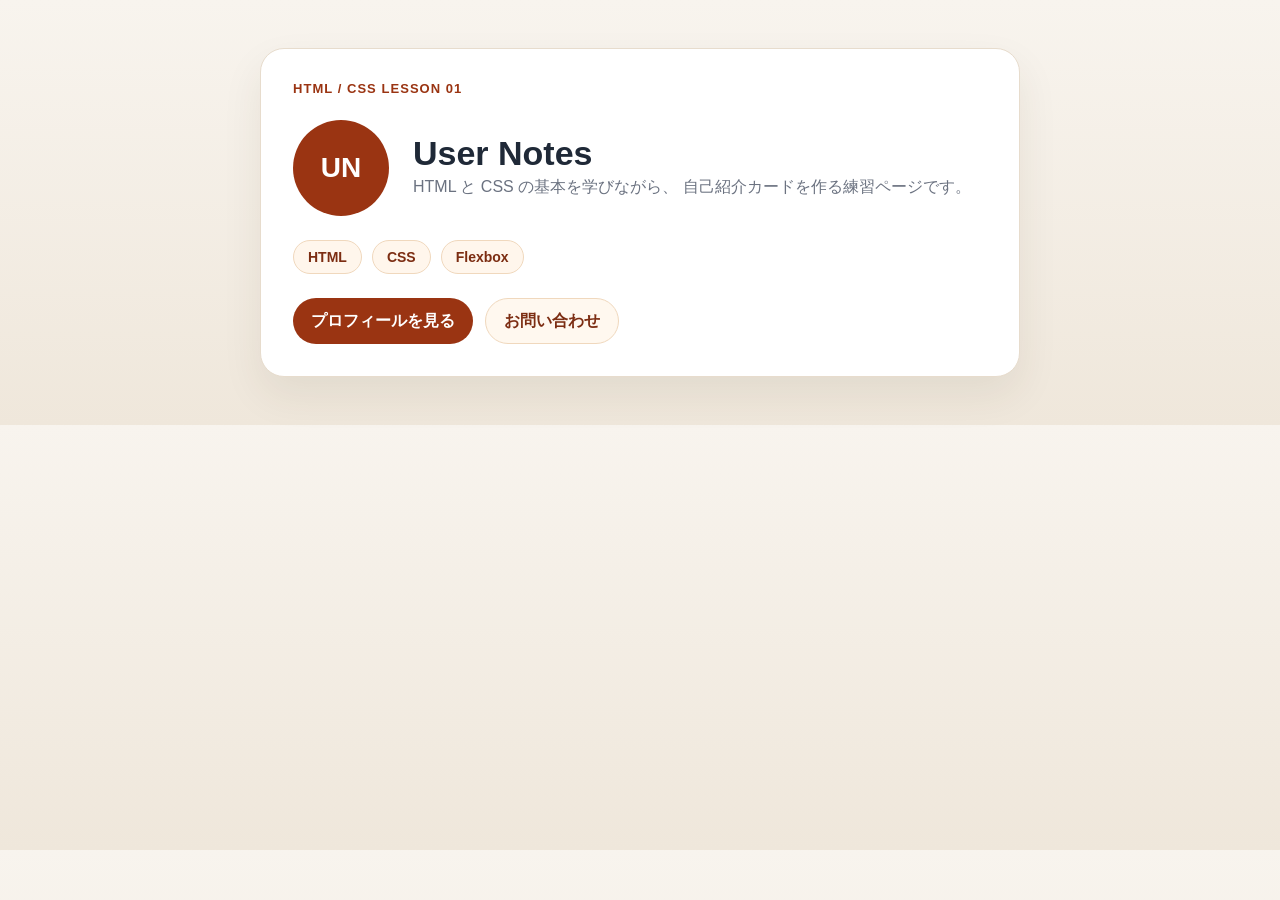
<file: html-css/lesson01/index.html>
<!DOCTYPE html>
<html lang="ja">
<head>
    <meta charset="UTF-8">
    <meta name="viewport" content="width=device-width, initial-scale=1">
    <title>自己紹介カード</title>
    <link rel="stylesheet" href="style.css">
</head>
<body>
    <main class="page-shell">
        <section class="card stack-lg">
            <p class="eyebrow">HTML / CSS LESSON 01</p>

            <div class="profile-row">
                <div class="avatar">UN</div>

                <div class="stack-sm">
                    <h1 class="page-title">User Notes</h1>
                    <p class="page-text">
                        HTML と CSS の基本を学びながら、
                        自己紹介カードを作る練習ページです。
                    </p>
                </div>
            </div>

            <div class="chip-row">
                <span class="chip">HTML</span>
                <span class="chip">CSS</span>
                <span class="chip">Flexbox</span>
            </div>

            <div class="button-row">
                <a class="button-link" href="#">プロフィールを見る</a>
                <a class="button-link secondary-button" href="#">お問い合わせ</a>
            </div>
        </section>
    </main>
</body>
</html>
</file>
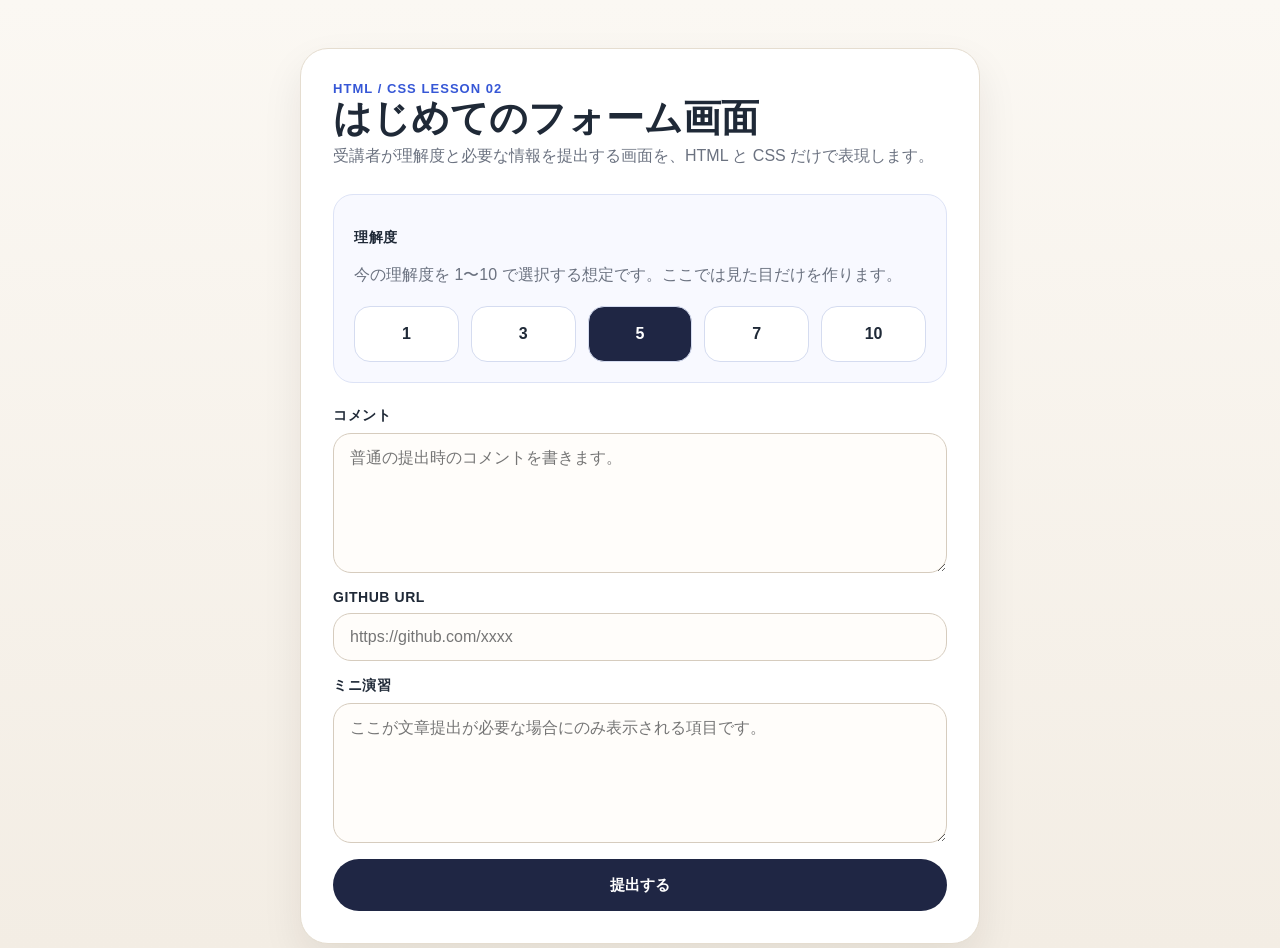
<file: html-css/lesson02/index.html>
<!DOCTYPE html>
<html lang="ja">
<head>
    <meta charset="UTF-8">
    <meta name="viewport" content="width=device-width, initial-scale=1">
    <title>提出フォーム風ページ</title>
    <link rel="stylesheet" href="style.css">
</head>
<body class="app-body">
    <main class="page-shell narrow-shell">
        <section class="card stack-lg">
            <div class="stack-sm">
                <p class="eyebrow">HTML / CSS LESSON 02</p>
                <h1 class="page-title">はじめてのフォーム画面</h1>
                <p class="page-text">受講者が理解度と必要な情報を提出する画面を、HTML と CSS だけで表現します。</p>
            </div>

            <section class="score-card stack-md">
                <div class="stack-sm">
                    <p class="field-label">理解度</p>
                    <p class="page-text">今の理解度を 1〜10 で選択する想定です。ここでは見た目だけを作ります。</p>
                </div>

                <div class="level-grid">
                    <div class="level-box">1</div>
                    <div class="level-box">3</div>
                    <div class="level-box is-active">5</div>
                    <div class="level-box">7</div>
                    <div class="level-box">10</div>
                </div>
            </section>

            <form class="stack-md">
                <div class="field">
                    <label class="field-label" for="comment">コメント</label>
                    <textarea class="field-input field-textarea" id="comment" placeholder="普通の提出時のコメントを書きます。"></textarea>
                </div>

                <div class="field">
                    <label class="field-label" for="github_url">GITHUB URL</label>
                    <input class="field-input" id="github_url" type="url" placeholder="https://github.com/xxxx">
                </div>

                <div class="field">
                    <label class="field-label" for="mini_work">ミニ演習</label>
                    <textarea class="field-input field-textarea" id="mini_work" placeholder="ここが文章提出が必要な場合にのみ表示される項目です。"></textarea>
                </div>

                <button class="primary-button" type="button">提出する</button>
            </form>
        </section>
    </main>
</body>
</html>
</file>
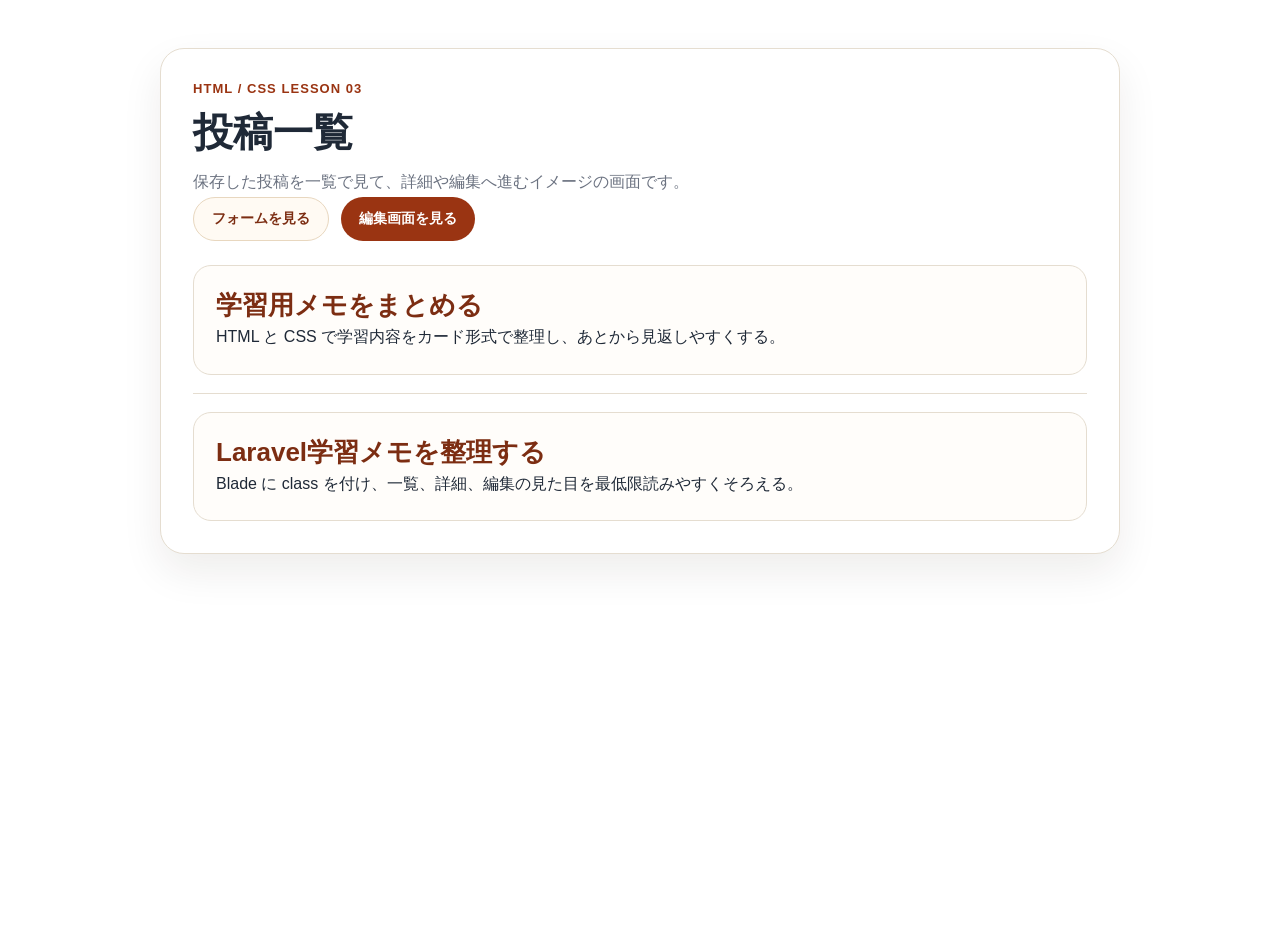
<file: html-css/lesson03/index.html>
<!DOCTYPE html>
<html lang="ja">
<head>
    <meta charset="UTF-8">
    <meta name="viewport" content="width=device-width, initial-scale=1">
    <title>投稿一覧</title>
    <link rel="stylesheet" href="style.css">
</head>
<body class="app-body">
    <main class="page-shell">
        <section class="card stack-lg">
            <div class="heading low">
                <div class="stack-sm">
                    <p class="eyebrow">HTML / CSS LESSON 03</p>
                    <h1 class="page-title">投稿一覧</h1>
                    <p class="page-text">保存した投稿を一覧で見て、詳細や編集へ進むイメージの画面です。</p>
                </div>


            <div class="actions">
                <a class="button-link secondary-button" href="../lesson02/index.html">フォームを見る</a>
                <a class="button-link" href="edit.html">編集画面を見る</a>
                </div>
            </div>

            <div class="post-list">
                <article class="post-card stack-sm">
                    <h2 class="post-title">
                        <a class="post-link" href="show.html">学習用メモをまとめる</a>
                    </h2>
                    <p class="post-body">HTML と CSS で学習内容をカード形式で整理し、あとから見返しやすくする。</p>
                </article>
                <hr class="divider">

                <article class="post-card stack-sm">
                    <h2 class="post-title">
                        <a class="post-link" href="show.html">Laravel学習メモを整理する</a>
                    </h2>
                    <p class="post-body">Blade に class を付け、一覧、詳細、編集の見た目を最低限読みやすくそろえる。</p>
                </article>
            </div>
        </section>
    </main>
</body>
</html>
</file>
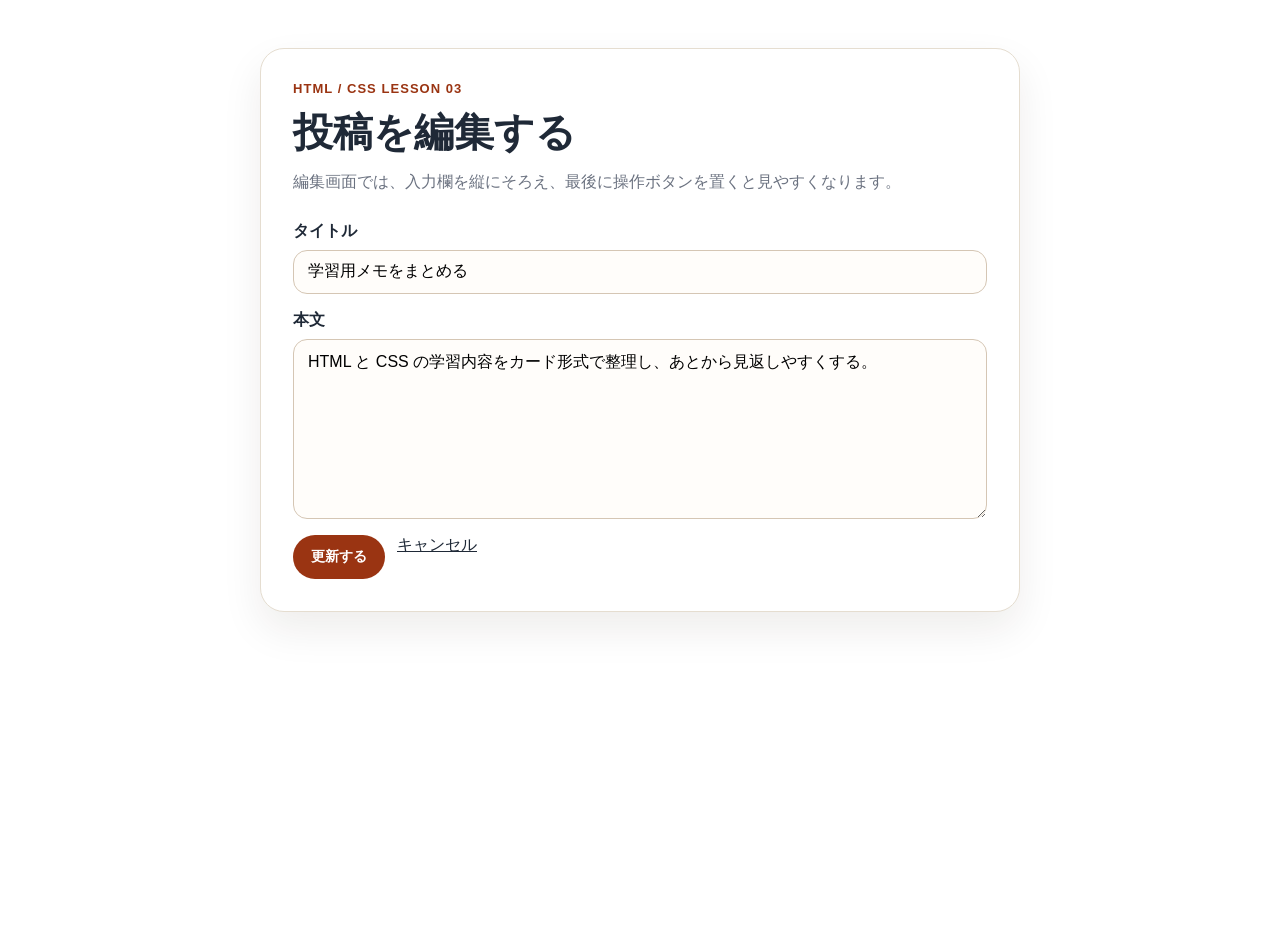
<file: html-css/lesson03/edit.html>
<!DOCTYPE html>
<html lang="ja">
<head>
    <meta charset="UTF-8">
    <meta name="viewport" content="width=device-width, initial-scale=1">
    <title>投稿を編集する</title>
    <link rel="stylesheet" href="style.css">
</head>
<body class="app-body">
    <main class="page-shell narrow-shell">
        <section class="card stack-lg">
            <div class="stack-sm">
                <p class="eyebrow">HTML / CSS LESSON 03</p>
                <h1 class="page-title">投稿を編集する</h1>
                <p class="page-text">編集画面では、入力欄を縦にそろえ、最後に操作ボタンを置くと見やすくなります。</p>
            </div>

            <form class="stack-md">
                <div class="field">
                    <label class="field-label" for="title">タイトル</label>
                    <input class="field-input" id="title" type="text" value="学習用メモをまとめる">
                </div>

                <div class="field">
                    <label class="field-label" for="body">本文</label>
                    <textarea class="field-input field-textarea" id="body">HTML と CSS の学習内容をカード形式で整理し、あとから見返しやすくする。</textarea>
                </div>

                <div class="actions">
                    <button class="primary-button" type="button">更新する</button>
                    <a class="button-work" secondary-button href="show.html">キャンセル</a>
                </div>
            </form>
        </section>
    </main>
</body>
</html>
</file>
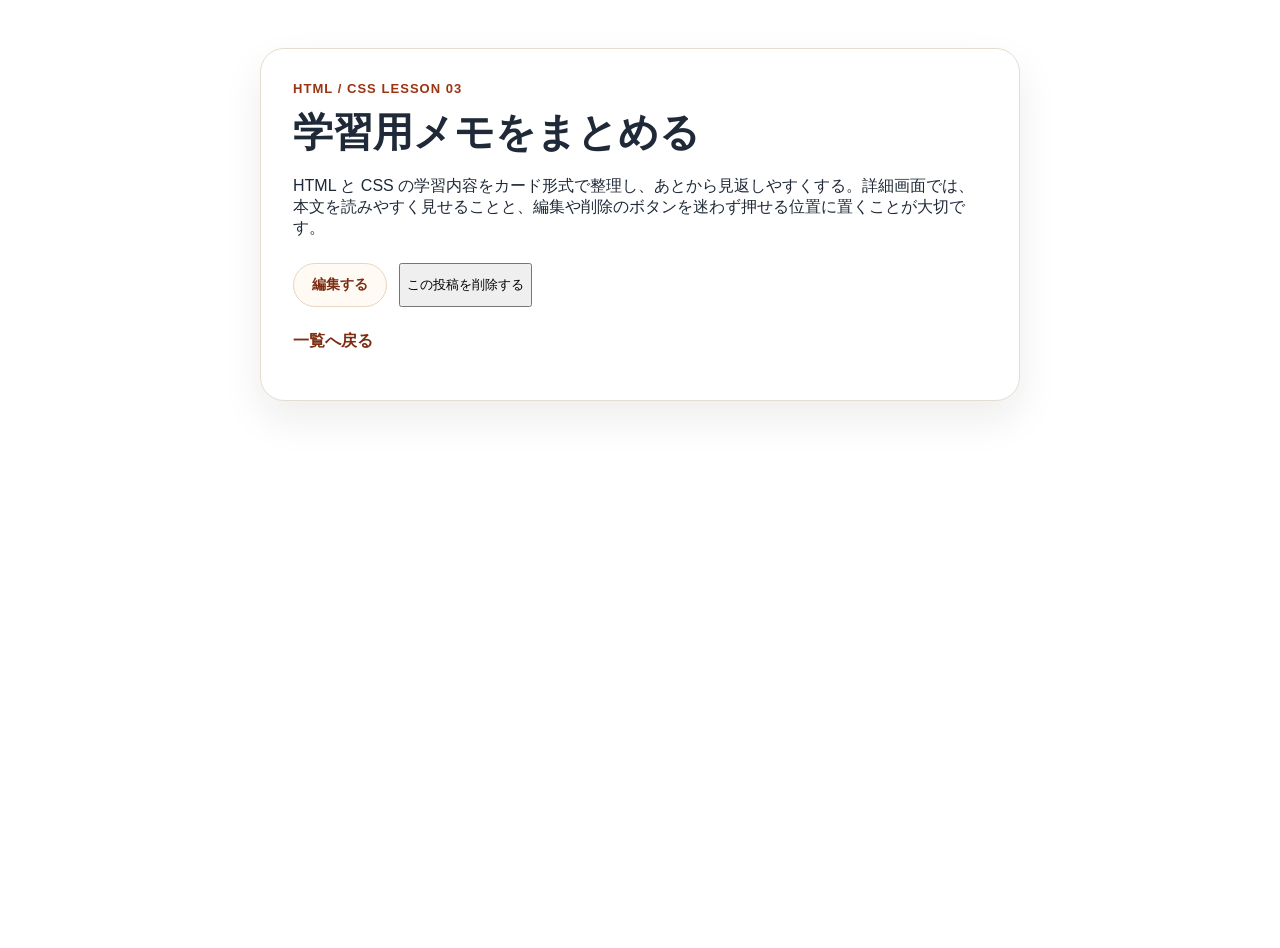
<file: html-css/lesson03/show.html>
<!DOCTYPE html>
<html lang="ja">
<head>
    <meta charset="UTF-8">
    <meta name="viewport" content="width=device-width, initial-scale=1">
    <title>投稿詳細</title>
    <link rel="stylesheet" href="style.css">
</head>
<body class="app-body">
    <main class="page-shell narrow-shell">      
        <section class="card stack-lg">
            <div class="stack-sm">
                <p class="eyebrow">HTML / CSS LESSON 03</p>
                <h1 class="page-title">学習用メモをまとめる</h1>
                <p class="page-body">HTML と CSS の学習内容をカード形式で整理し、あとから見返しやすくする。詳細画面では、本文を読みやすく見せることと、編集や削除のボタンを迷わず押せる位置に置くことが大切です。</p>
            </div>

            <div class="actions">
                <a class="button-link secondary-button" href="edit.html">編集する</a>
                <button class="dangerous-button" type="button">この投稿を削除する</button>
            </div>

            <p><a class="text-link" href="index.html">一覧へ戻る</a></p>
        </section>
    </main>
</body>
</html>
</file>
<file: html-css/lesson01/style.css>
body {
    margin: 0;
    font-family:
        "Hiragino Sans",
        "Yu Gothic",
        sans-serif;
    background:
        linear-gradient(
            180deg,
            #f8f4ee 0%,
            #efe7db 100%
        );
    color: #1f2937;
}

.page-shell {
    width:
        min(
            760px,
            calc(100% - 32px)
        );
    margin: 48px auto;
}

.card {
    background: #ffffff;
    border: 1px solid #e7dccd;
    border-radius: 24px;
    box-shadow: 0 18px 40px rgba(61, 47, 31, 0.08);
    padding: 32px;
}

.stack-sm > * + * {
    margin-top: 8px;
}

.stack-lg > * + * {
    margin-top: 24px;
}

.eyebrow {
    margin: 0;
    color: #9a3412;
    font-size: 13px;
    font-weight: 700;
    letter-spacing: 0.08em;
}

.profile-row {
    display: flex;
    gap: 24px;
    align-items: center;
}

.avatar {
    width: 96px;
    height: 96px;
    border-radius: 999px;
    display: flex;
    align-items: center;
    justify-content: center;
    background: #9a3412;
    color: #ffffff;
    font-size: 28px;
    font-weight: 700;
    flex-shrink: 0;
}

.page-title {
    margin: 0;
    font-size: 34px;
    line-height: 1.15;
}

.page-text {
    margin: 0;
    color: #6b7280;
    line-height: 1.8;
}

.chip-row {
    display: flex;
    flex-wrap: wrap;
    gap: 10px;
}

.chip {
    padding: 8px 14px;
    border-radius: 999px;
    background: #fff6ec;
    border: 1px solid #f0d8bd;
    color: #7c2d12;
    font-size: 14px;
    font-weight: 700;
}

.button-row {
    display: flex;
    flex-wrap: wrap;
    gap: 12px;
}

.button-link {
    display: inline-flex;
    align-items: center;
    justify-content: center;
    min-height: 44px;
    padding: 0 18px;
    border-radius: 999px;
    background: #9a3412;
    color: #ffffff;
    text-decoration: none;
    font-weight: 700;
}

.secondary-button {
    background: #fff8ef;
    border: 1px solid #f0d8bd;
    color: #7c2d12;
}

@media (max-width: 640px) {
    .page-shell {
        width:
            min(
                100% - 24px,
                100%
            );
        margin: 24px auto;
    }

    .card {
        padding: 22px 18px;
    }

    .profile-row {
        flex-direction: column;
        align-items: flex-start;
    }

    .button-link {
        width: 100%;
    }
}
</file>
<file: html-css/lesson02/style.css>
:root {
    --bg: #f5f1ea;
    --surface: #ffffff;
    --surface-soft: #fffaf3;
    --text: #1f2937;
    --muted: #6b7280;
    --line: #e5ddd0;
    --primary: #1f2644;
    --primary-soft: #3657d6;
    --shadow: 0 18px 40px rgba(42, 31, 18, 0.08);
}

* {
    box-sizing: border-box;
}

body {
    margin: 0;
    font-family: "Hiragino Sans", "Yu Gothic", sans-serif;
    background: linear-gradient(180deg, #fbf8f3 0%, #f3ede4 100%);
    color: var(--text);
}

.app-body {
    min-height: 100vh;
}

.page-shell {
    width: min(760px, calc(100% - 32px));
    margin: 48px auto;
}

.narrow-shell {
    width: min(680px, calc(100% - 32px));
}

.card {
    background: var(--surface);
    border: 1px solid var(--line);
    border-radius: 28px;
    box-shadow: var(--shadow);
    padding: 32px;
}

.stack-sm > * + * {
    margin-top: 8px;
}

.stack-md > * + * {
    margin-top: 16px;
}

.stack-lg > * + * {
    margin-top: 24px;
}

.eyebrow {
    margin: 0;
    color: var(--primary-soft);
    font-size: 13px;
    font-weight: 700;
    letter-spacing: 0.08em;
    text-transform: uppercase;
}

.page-title {
    margin: 0;
    font-size: clamp(30px, 4vw, 38px);
    line-height: 1.2;
}

.page-text {
    margin: 0;
    color: var(--muted);
    line-height: 1.8;
}

.score-card {
    padding: 20px;
    border-radius: 20px;
    border: 1px solid #dde3f6;
    background: #f8f9ff;
}

.level-grid {
    display: grid;
    grid-template-columns: repeat(5, minmax(0, 1fr));
    gap: 12px;
}

.level-box {
    display: flex;
    align-items: center;
    justify-content: center;
    min-height: 56px;
    border-radius: 16px;
    background: #ffffff;
    border: 1px solid #d5dcf0;
    font-weight: 700;
}

.is-active {
    background: #1f2644;
    color: #ffffff;
}

.field {
    display: flex;
    flex-direction: column;
    gap: 8px;
}

.field-label {
    font-size: 14px;
    font-weight: 700;
    letter-spacing: 0.04em;
}

.field-input {
    width: 100%;
    padding: 14px 16px;
    border: 1px solid #d6ccbe;
    border-radius: 18px;
    background: #fffdfa;
    font: inherit;
}

.field-textarea {
    min-height: 140px;
    resize: vertical;
}

.primary-button {
    width: 100%;
    min-height: 52px;
    border: none;
    border-radius: 999px;
    background: #1f2644;
    color: #ffffff;
    font-size: 15px;
    font-weight: 700;
    cursor: pointer;
}

@media (max-width: 640px) {
    .page-shell,
    .narrow-shell {
        width: min(100% - 24px, 100%);
        margin: 24px auto;
    }

    .card {
        padding: 22px 18px;
        border-radius: 20px;
    }

    .level-grid {
        grid-template-columns: repeat(2, minmax(0, 1fr));
    }
}
</file>
<file: html-css/lesson03/style.css>
:root {
--bg: #f5f1ea;
--surface: #ffffff;
--surface-soft: #fffaf3;
--text: #1f2937;
--muted: #6b7280;
--line: #e5ddd0;
--primary: #9a3412;
--primary-dark: #7c2d12;   
--danger: #b91c1c;
--danger-dark: #991b1b;
--success-bg: #ecfdf3;
--success-border: #86efac;
--error-bg: #fff1f2;
--error-border: #fda4af;
--shadow: 0 18px 40px 0 rgba(42,31, 18, 0.08);
}

* {
    box-sizing: border-box;
}

body {
    margin: 0;
    font-family: 'Hiragino Sans', "Yu Gothic", sans-serif;
    background-color: linear-gradient(180deg, #fbf8f3 0%, #f3ede4 100%);
    color: var(--text);
}

a {
    color: inherit;
}

.app-body {
    min-height: 100vh;
}

.page-shell {
    width: min(960px, calc(100% - 32px));
    margin: 48px auto;
}

.narrow-shell {
    width: min(760px, calc(100% - 32px));
}

.card {
    background: var(--surface);
    border: 1px solid var(--line);
    box-shadow: var(--shadow);
    border-radius: 24px;
    box-shadow: var(--shadow);
    padding: 32px;
}

.stack-sm > * + * {
    margin-top: 8px;
}

.stack-md > * + * {
    margin-top: 16px;
}

.stack-lg > * + * {
    margin-top: 24px;
}

.eyebrow {
    margin: 0;
    color: var(--primary);
    font-size: 13px;
    font-weight: 700;
    letter-spacing: 0.08em;
    text-transform: uppercase;
}

.page-title {
    margin: 0;
    font-size: clamp(30px, 4vw, 40px);
    line-height: 1.8;
}

.page-text {
    margin: 0;
    color: var(--muted);
    font-size: 16px;
    line-height: 1.8;
}

.heading-row {
    display: flex;
    flex-wrap: wrap;
    justify-content: space-between;
    gap: 20px;
    align-items: flex-start;
}

.actions {
    display: flex;
    flex-wrap: wrap;
    gap: 12px;
}

.button-link,
.primary-button,
.danger-button {
    display: inline-flex;
    align-items: center;
    justify-content: center;
    min-height: 44px;
    padding: 0px 18px;
    border-radius: 999px;
    border: none;
    text-decoration: none;  
    font-size: 14px;
    font-weight: 700;
    cursor: pointer;
}

.button-link,
.primary-button {
    background-color: var(--primary);
    color: #fff;
}

.button-link:hover,
.primary-button:hover {
    background: var(--primary-dark);
}

.secondary-button {
    background: var(--surface-soft);
    color: var(--primary-dark);
    border: 1px solid #e8d7bf;
}

.secondary-button:hover {
    background: #f8ebd8;
} 

.danger-button {
    background: var(--danger);
    color: #fff;
}

.danger-button:hover {
    background: var(--danger-dark);
} 

.text-link {
    color: var(--primary-dark);
    font-weight: 700;
    text-decoration: none;
}

.text-link:hover {
    text-decoration: underline;
}

.field {
    display: flex;
    flex-direction: column;
    gap: 8px;
}

.field-label {
    font-weight: 700;
}

.field-input {
    width: 100%;
    padding: 12px 14px;
    border: 1px solid #d5c6b4;
    border-radius: 14px;
    background: #fffdfa;
    font: inherit;
}

.field-input:focus {
    outline: 2px solid #f6c89f;
    outline-offset: 2px;
    border-color: #c28e61;
}

.field-textarea {
    min-height: 180px;
    resize: vertical;
}

.post-list {
    display: grid;
    gap: 18px;
}

.post-card {
    padding: 22px;
    border: 1px solid var(--line);
    border-radius: 18px;
    background: #fffdfa;
}

.post-title {
    margin: 0;
    font-size: 26px;
}

.post-link {
    color: var(--primary-dark);
    text-decoration: none;
}

.post-body {
    margin: 0;
    white-space: pre-wrap;
    line-height: 1.8;
}

.divider {
    border: none;
    border-top: 1px solid var(--line);
    margin: 0;
}

@media (max-width: 640px) {
    .page-shell,
    .narrow-shell {
        width: min(100% - 24px, 100%);
        margin: 24px auto;
    }

    .card {
        padding: 22px 18px;
        border-radius: 18px;
    }

    .page-title {
        font-size: 28px;
    }

    .heading-row {
        flex-direction: column;
    }

    .actions {
        width: 100%;
    }

    .button-link,
    .primary-button,
    .danger-button {
        width: 100%;
    }
}
</file>
